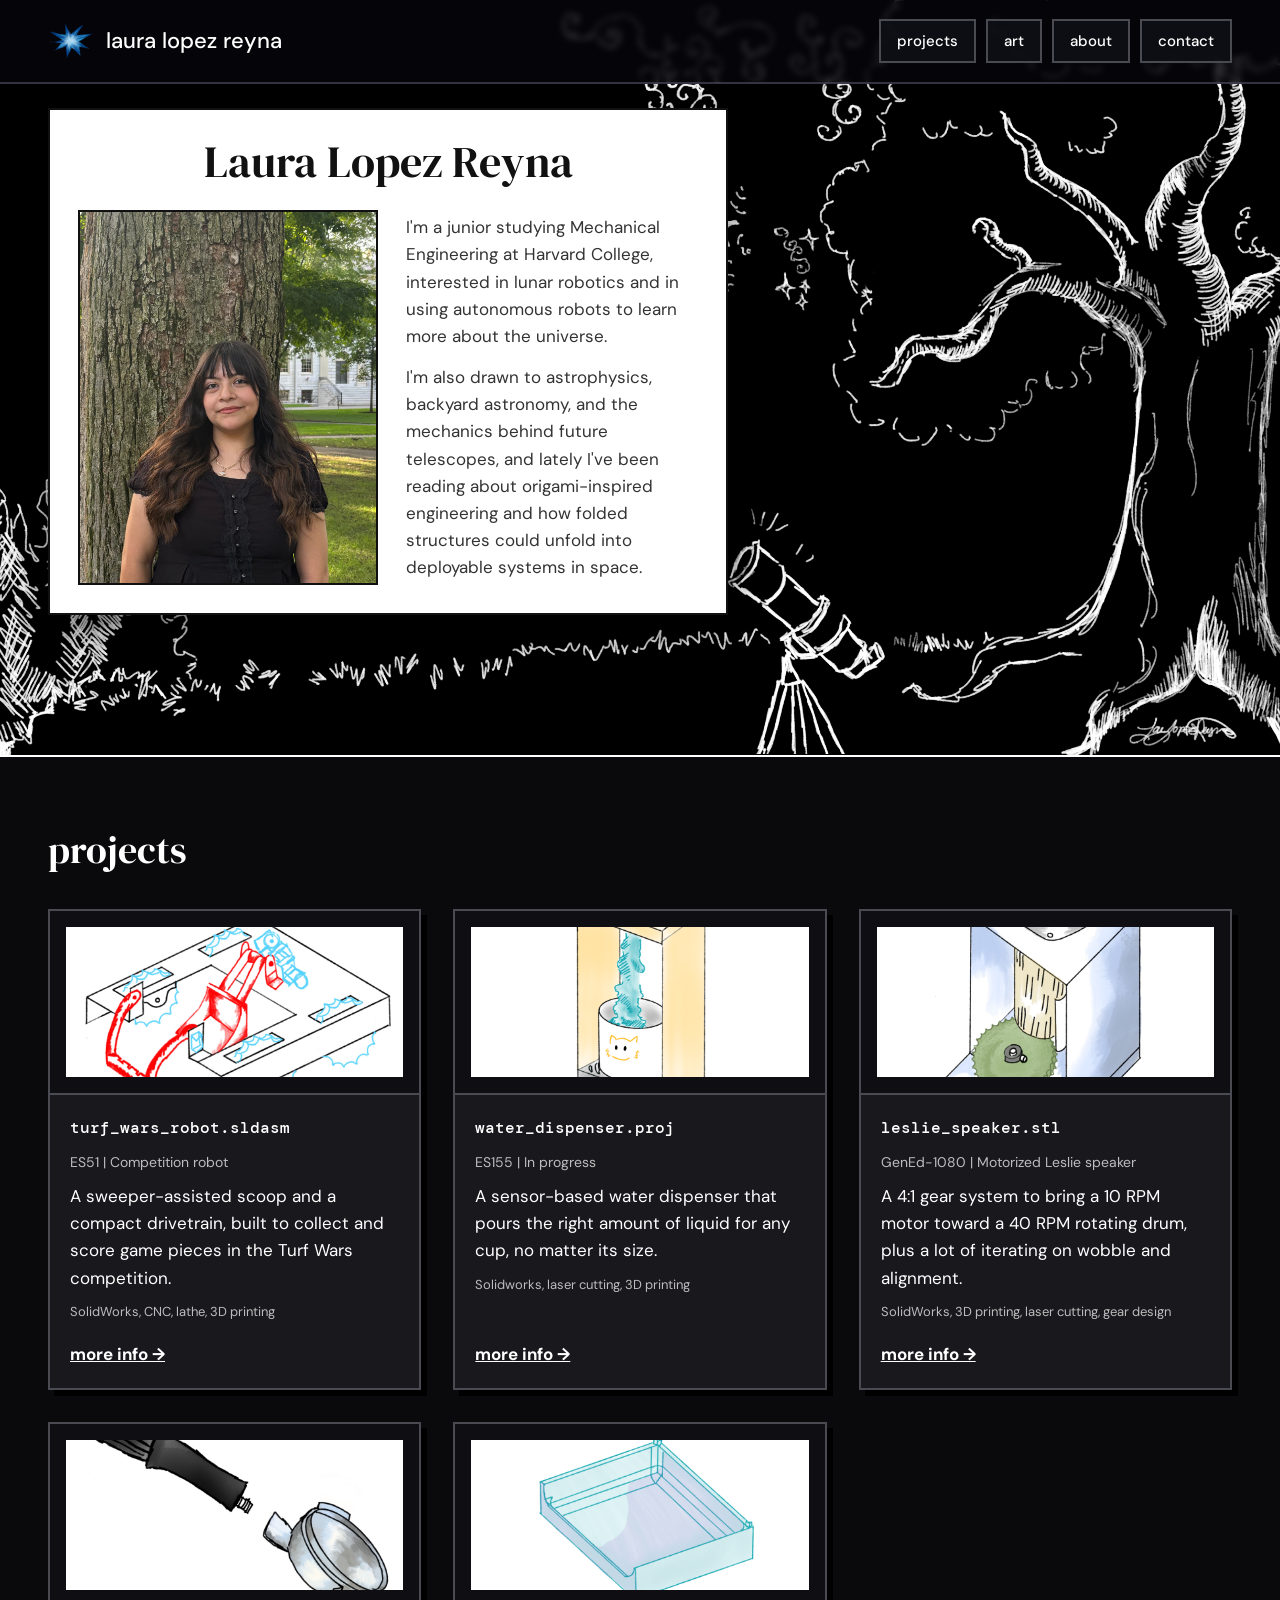
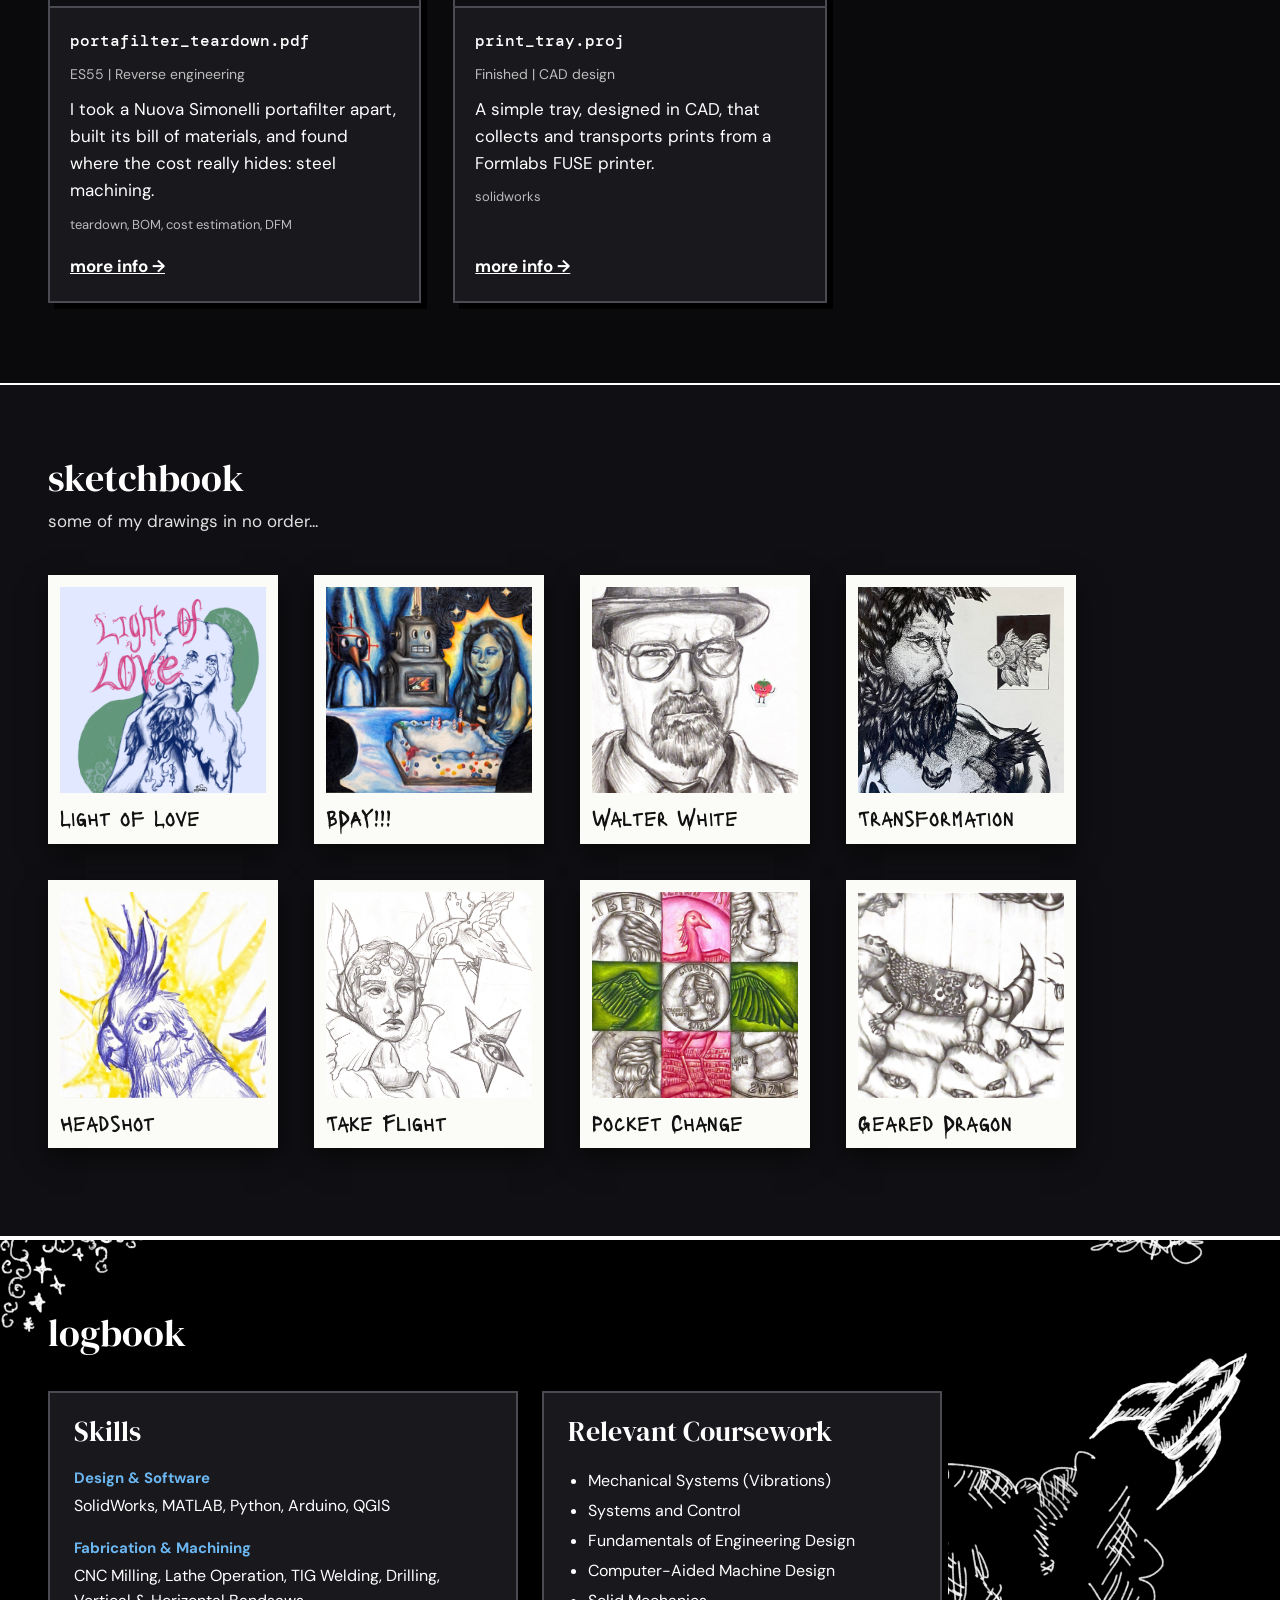
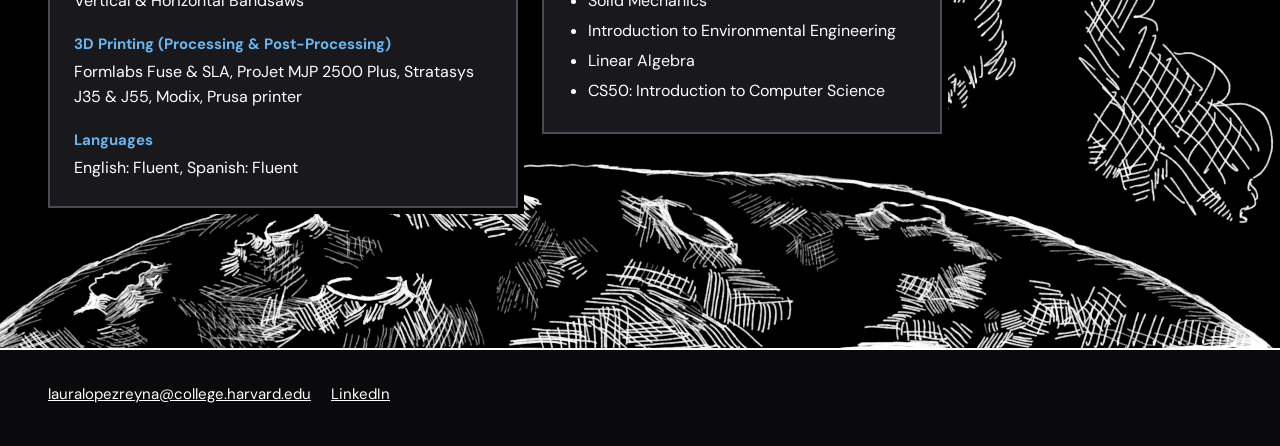
<file: index.html>
<!doctype html>
<html lang="en">
<head>
  <meta charset="utf-8">
  <meta name="viewport" content="width=device-width, initial-scale=1">
  <title>Laura Lopez Reyna</title>
  <meta name="description" content="Portfolio of Laura Lopez Reyna: mechanical engineering projects, drawings, skills, and coursework.">
  <link rel="icon" href="images/logo.png">
  <link rel="preconnect" href="https://fonts.googleapis.com">
  <link rel="preconnect" href="https://fonts.gstatic.com" crossorigin>
  <link href="https://fonts.googleapis.com/css2?family=Caveat:wght@700&family=DM+Mono:wght@400;500&family=DM+Sans:wght@400;500;700&family=DM+Serif+Display&family=Lacquer&display=swap" rel="stylesheet">
  <link rel="stylesheet" href="css/style.css">
</head>
<body>

  <!-- ===== top of the page: your drawing + welcome card ===== -->
  <section class="hero">
    <!-- Your home page drawing. Replace images/hero_background.png with a new file (16:9, e.g. 2560x1440). -->
    <img class="bg-img" src="images/telescope_background.png" alt="" aria-hidden="true">
    <header id="site-header"></header>
    <div class="hero-body">
      <div class="welcome">
        <h1>Laura Lopez Reyna</h1>
        <div class="welcome-row">
          <div class="headshot">
            <div class="frame-4x5">
              <!-- Your headshot: save it as images/headshot.jpg (4:5 portrait, e.g. 1200x1500). -->
              <img src="images/me.jpeg" alt="Headshot of Laura Lopez Reyna" data-ph="[YOUR HEADSHOT]" data-light>
            </div>
          </div>
          <div class="welcome-text">
            <p>I'm a junior studying Mechanical Engineering at Harvard College, interested in lunar robotics and in using autonomous robots to learn more about the universe.</p>
            <p>I'm also drawn to astrophysics, backyard astronomy, and the mechanics behind future telescopes, and lately I've been reading about origami-inspired engineering and how folded structures could unfold into deployable systems in space.</p>
          </div>
        </div>
      </div>
    </div>
  </section>

  <!-- ===== projects (cards are built from js/projects.js) ===== -->
  <section id="projects">
    <div class="section">
      <h2 class="section-title">projects</h2>
      <div class="project-grid" id="project-grid"></div>
    </div>
  </section>

  <!-- ===== sketchbook (polaroids are built from js/projects.js) ===== -->
  <section id="sketchbook" class="sketchbook">
    <!-- Background drawing. Replace images/sketchbook_background.png (16:9, e.g. 2560x1440). -->
    <img class="bg-img" src="images/sketchbook_background.png" alt="" aria-hidden="true">
    <div class="section">
      <h2 class="section-title tight">sketchbook</h2>
      <p class="sketch-sub">some of my drawings in no order...</p>
      <div class="polaroids" id="polaroids"></div>
    </div>
  </section>

  <!-- ===== logbook: skills and relevant coursework ===== -->
  <section id="about" class="logbook">
    <img class="bg-img" src="images/lunar_background.png" alt="" aria-hidden="true">
    <div class="section">
      <h2 class="section-title">logbook</h2>
      <div class="panel-row">

        <div class="panel skills">
          <h3>Skills</h3>
          <div class="group">
            <span class="group-label">Design &amp; Software</span>
            <span class="group-body">SolidWorks, MATLAB, Python, Arduino, QGIS</span>
          </div>
          <div class="group">
            <span class="group-label">Fabrication &amp; Machining</span>
            <span class="group-body">CNC Milling, Lathe Operation, TIG Welding, Drilling, Vertical &amp; Horizontal Bandsaws</span>
          </div>
          <div class="group">
            <span class="group-label">3D Printing (Processing &amp; Post-Processing)</span>
            <span class="group-body">Formlabs Fuse &amp; SLA, ProJet MJP 2500 Plus, Stratasys J35 &amp; J55, Modix, Prusa printer</span>
          </div>
          <div class="group">
            <span class="group-label">Languages</span>
            <span class="group-body">English: Fluent, Spanish: Fluent</span>
          </div>
        </div>

        <div class="panel coursework">
          <h3>Relevant Coursework</h3>
          <ul>
            <li>Mechanical Systems (Vibrations)</li>
            <li>Systems and Control</li>
            <li>Fundamentals of Engineering Design</li>
            <li>Computer-Aided Machine Design</li>
            <li>Solid Mechanics</li>
            <li>Introduction to Environmental Engineering</li>
            <li>Linear Algebra</li>
            <li>CS50: Introduction to Computer Science</li>
          </ul>
        </div>

      </div>
    </div>
  </section>

  <footer id="site-footer"></footer>

  <script src="js/projects.js"></script>
  <script src="js/site.js"></script>
</body>
</html>
</file>
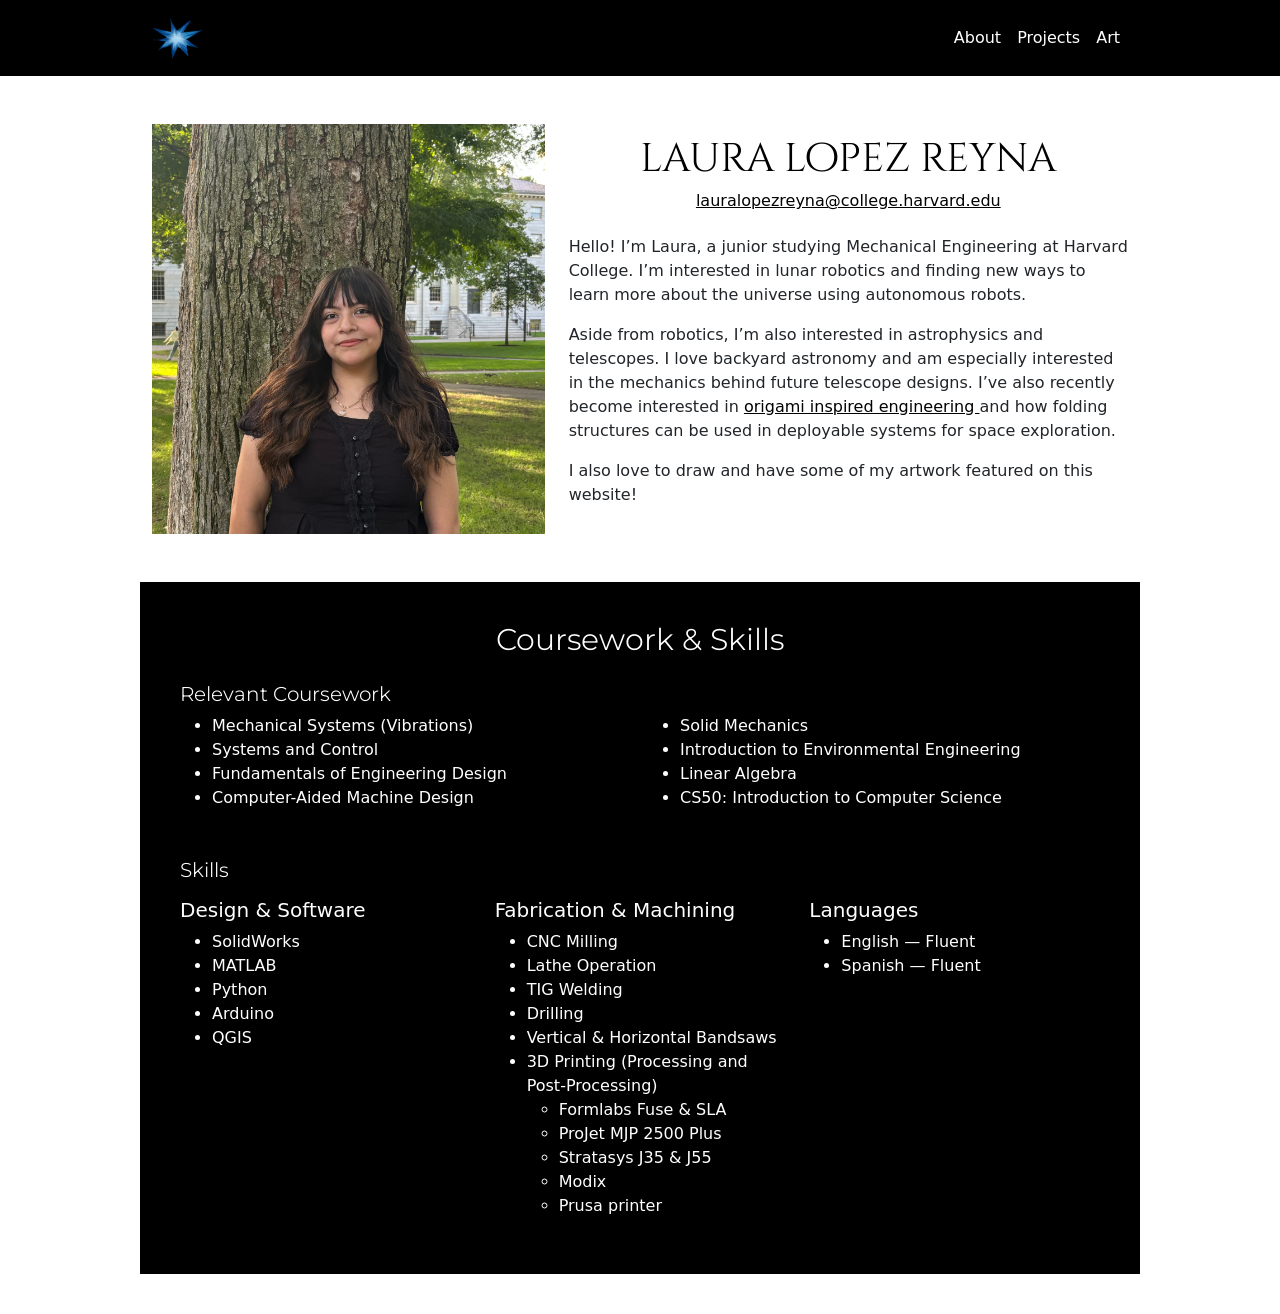
<file: docs/index.html>
<!DOCTYPE html>
<html lang="en">
<head>
    <meta charset="UTF-8">
    <meta name="viewport" content="width=device-width, initial-scale=1.0">

    <!--favicon-->
    <link rel="icon" type="image/jpeg" href="images/star.png">

    <!--bootstrap-->
    <link href="https://cdn.jsdelivr.net/npm/bootstrap@5.3.8/dist/css/bootstrap.min.css" rel="stylesheet" integrity="sha384-sRIl4kxILFvY47J16cr9ZwB07vP4J8+LH7qKQnuqkuIAvNWLzeN8tE5YBujZqJLB" crossorigin="anonymous">
    
    <!--font-->
    <link rel="preconnect" href="https://fonts.googleapis.com">
    <link rel="preconnect" href="https://fonts.gstatic.com" crossorigin>
    <link href="https://fonts.googleapis.com/css2?family=Cinzel+Decorative:wght@400;700;900&family=Markazi+Text:wght@400..700&family=Montserrat:ital,wght@0,100..900;1,100..900&display=swap" rel="stylesheet">
    
    <!--css page-->
    <link rel="stylesheet" href="style.css">
    <title>Portfolio</title>
</head>
<body>
  <!--navigation bar-->

<nav class="navbar navbar-expand-lg navbar-dark bg-black">
  <div class="container-fluid content-width">

    <a class="navbar-brand" href="index.html">
      <img src="images/star.png" alt="Home" class="nav-logo">
    </a>

    <button class="navbar-toggler" type="button" data-bs-toggle="collapse"
     data-bs-target="#navbarNav"> <span class="navbar-toggler-icon"></span>
    </button>

    <div class="collapse navbar-collapse" id="navbarNav">
      <div class="navbar-nav ms-auto">
        <a class="nav-link" href="index.html">About</a>
        <a class="nav-link" href="projects.html">Projects</a>
        <a class="nav-link" href="art.html">Art</a>
      </div>
    </div>
  </div>
</nav>

<!--main body of page-->
    <main class="container mt-5 content-width">

        <div class="row align-items-center">

            <!--image format-->
            <div class="col-md-5">
                <img src="images/me.jpeg" class="img-fluid" alt="Photo of Laura">
            </div>

            <!--text info-->
            <div class="col-md-7 text-center">
                <h1>laura lopez reyna</h1> 
                <h6 class="mb-4 text-secondary"> 
                  <a href="mailto:lauralopezreyna@college.harvard.edu" class="about-link">lauralopezreyna@college.harvard.edu</a>
                </h6>
                <p class="text-start">
                    Hello! I’m Laura, a junior studying Mechanical Engineering at Harvard College. 
                    I’m interested in lunar robotics and finding new ways to learn more about the 
                    universe using autonomous robots.

                </p>
                <p class="text-start">
                  Aside from robotics, I’m also interested in astrophysics and telescopes. 
                  I love backyard astronomy and am especially interested in the mechanics 
                  behind future telescope designs. I’ve also recently become interested in
                  <a href="https://www.nsf.gov/news/folding-future-rise-origami-inspired-robots" class="about-link" target="_blank" rel="noopener noreferrer">
                    origami inspired engineering
                  </a>
                   and how folding structures can be used in 
                  deployable systems for space exploration.
                </p>
                <p class="text-start">
                  I also love to draw and have some of my artwork featured on this website!
                </p>
            </div>
            
        </div>
    </main>
    <section class="info-section content-width mt-5">
    <h2 class="text-center mb-4">Coursework & Skills</h2>
    <!-- Coursework -->
     <div class="coursework mb-5">
      <h3>Relevant Coursework</h3>
      <ul>
        <li>Mechanical Systems (Vibrations)</li>
        <li>Systems and Control</li>
        <li>Fundamentals of Engineering Design</li>
        <li>Computer-Aided Machine Design</li>
        <li>Solid Mechanics</li>
        <li>Introduction to Environmental Engineering</li>
        <li>Linear Algebra</li>
        <li>CS50: Introduction to Computer Science</li>
      </ul>
    </div>

    <!-- Skills -->
    <h3 class="mb-3">Skills</h3>
    <div class="row">
       <!-- Design & Software -->
        <div class="col-md-4">
          <h5>Design & Software</h5>
          <ul>
            <li>SolidWorks</li>
            <li>MATLAB</li>
            <li>Python</li>
            <li>Arduino</li>
            <li>QGIS</li>
          </ul>
        </div>

        <!-- Fabrication -->
        <div class="col-md-4">
            <h5>Fabrication & Machining</h5>
            <ul>
                <li>CNC Milling</li>
                <li>Lathe Operation</li>
                <li>TIG Welding</li>
                <li>Drilling</li>
                <li>Vertical & Horizontal Bandsaws</li>
                <li>3D Printing (Processing and Post-Processing)</li>
                  <ul>
                    <li>Formlabs Fuse & SLA</li>
                    <li>ProJet MJP 2500 Plus</li>
                    <li>Stratasys J35 & J55</li>
                    <li>Modix</li>
                    <li>Prusa printer</li>
                  </ul>
            </ul>
        </div>
        <!-- Languages -->
        <div class="col-md-4">
          <h5>Languages</h5>
          <ul>
            <li>English — Fluent</li>
            <li>Spanish — Fluent</li>
          </ul>
        </div>
    </div>
</section>
</body>
</html>
</file>
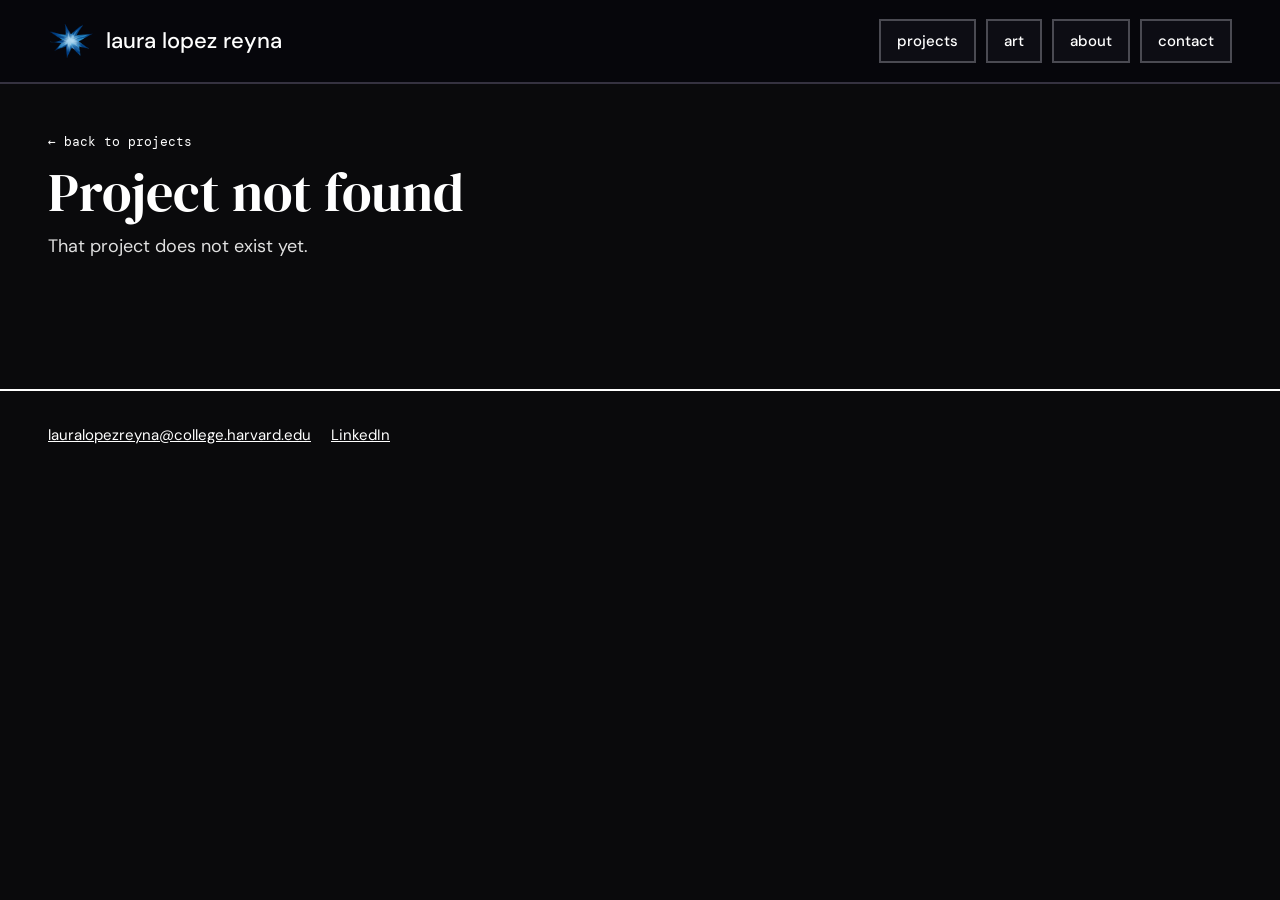
<file: project.html>
<!doctype html>
<html lang="en">
<head>
  <meta charset="utf-8">
  <meta name="viewport" content="width=device-width, initial-scale=1">
  <title>Project — Laura Lopez Reyna</title>
  <link rel="icon" href="images/logo.png">
  <link rel="preconnect" href="https://fonts.googleapis.com">
  <link rel="preconnect" href="https://fonts.gstatic.com" crossorigin>
  <link href="https://fonts.googleapis.com/css2?family=Caveat:wght@700&family=DM+Mono:wght@400;500&family=DM+Sans:wght@400;500;700&family=DM+Serif+Display&family=Lacquer&display=swap" rel="stylesheet">
  <link rel="stylesheet" href="css/style.css">
</head>
<body class="project-page">

  <!--
    This one page is used for EVERY project. The address picks the project, for example:
      project.html?id=turf-wars-robot
    All of the text and image names come from js/projects.js.
  -->
  <header id="site-header"></header>
  <div class="title-block" id="title-block"></div>
  <main class="project-main" id="project-root"></main>
  <footer id="site-footer"></footer>

  <script src="js/projects.js"></script>
  <script src="js/site.js"></script>
</body>
</html>
</file>
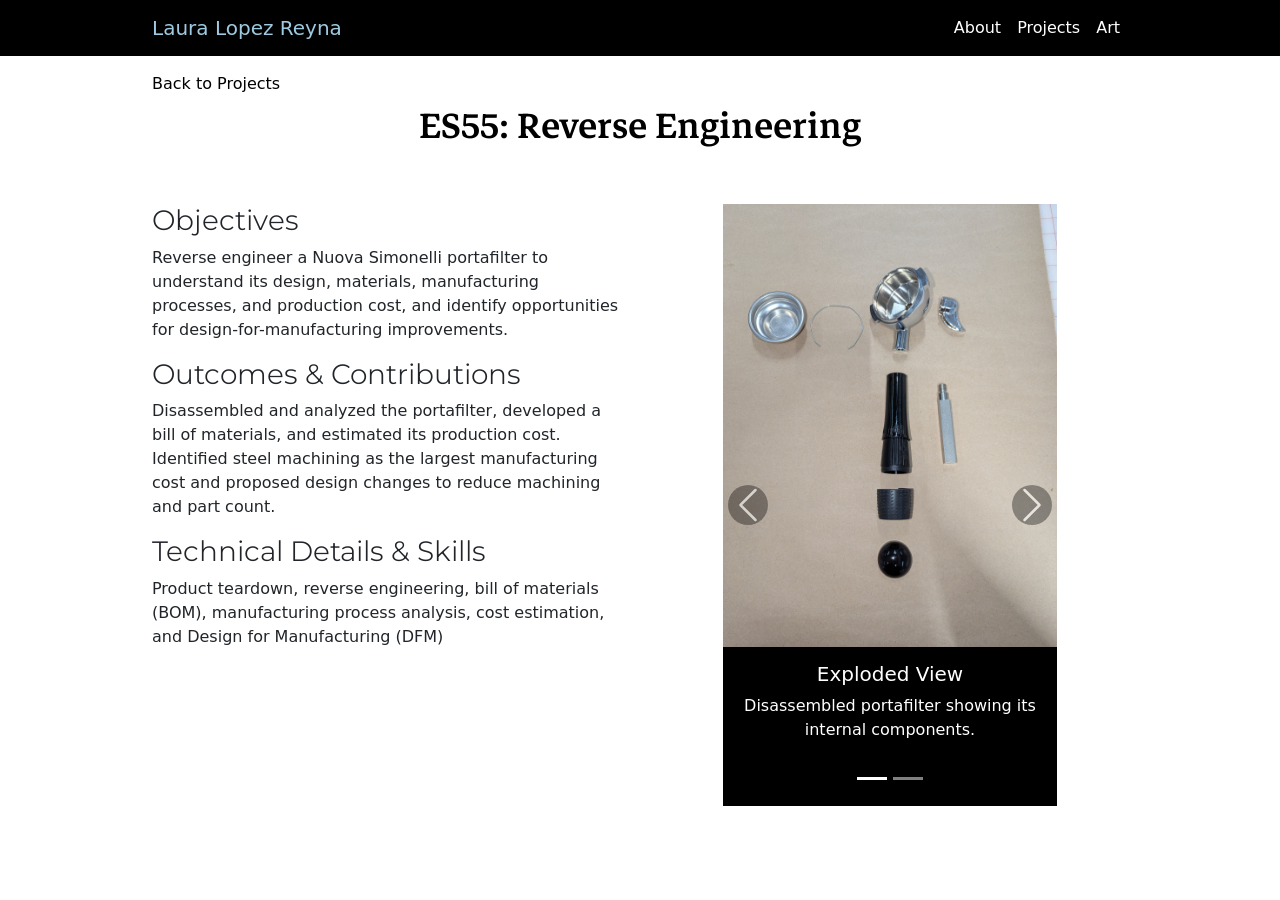
<file: docs/portafilter.html>
<!DOCTYPE html>
<html lang="en">
<head>
    <meta charset="UTF-8">
    <meta name="viewport" content="width=device-width, initial-scale=1.0">

    <!--favicon-->
    <link rel="icon" type="image/jpeg" href="images/star.png">

    <!--bootstrap-->
    <link href="https://cdn.jsdelivr.net/npm/bootstrap@5.3.8/dist/css/bootstrap.min.css" rel="stylesheet" integrity="sha384-sRIl4kxILFvY47J16cr9ZwB07vP4J8+LH7qKQnuqkuIAvNWLzeN8tE5YBujZqJLB" crossorigin="anonymous">
    
    <!--font-->
    <link rel="preconnect" href="https://fonts.googleapis.com">
    <link rel="preconnect" href="https://fonts.gstatic.com" crossorigin>
    <link href="https://fonts.googleapis.com/css2?family=Cinzel+Decorative:wght@400;700;900&family=Markazi+Text:wght@400..700&family=Montserrat:ital,wght@0,100..900;1,100..900&display=swap" rel="stylesheet">
    
    <!--css page-->
    <link rel="stylesheet" href="style.css">
    <title>Reverse Engineering</title>
</head>

<body>
  <!--navigation bar-->

<nav class="navbar navbar-expand-lg navbar-dark bg-black">
  <div class="container-fluid content-width">

    <a class="navbar-brand logo-text" href="index.html"> Laura Lopez Reyna </a>

    <button class="navbar-toggler" type="button" data-bs-toggle="collapse"
     data-bs-target="#navbarNav"> <span class="navbar-toggler-icon"></span>
    </button>

    <div class="collapse navbar-collapse" id="navbarNav">
      <div class="navbar-nav ms-auto">
        <a class="nav-link" href="index.html">About</a>
        <a class="nav-link" href="projects.html">Projects</a>
        <a class="nav-link" href="art.html">Art</a>
      </div>
    </div>
  </div>
</nav>

<!--main body of page-->
    <main class="container mt-3 content-width">

      <!--back to main page-->
      <a href="projects.html" class="black-link">Back to Projects</a>

      <!--title-->
        <h1 class="projects-title text-center mb-5">ES55: Reverse Engineering</h1>
        
        <div class="row align-items-start">
          <div class="project-info col-md-6">
            <h3>Objectives</h3>
            <p>Reverse engineer a Nuova Simonelli portafilter to understand its
               design, materials, manufacturing processes, and production cost, and identify
               opportunities for design-for-manufacturing improvements.</p>

            <h3>Outcomes & Contributions</h3>
            <p>Disassembled and analyzed the portafilter, developed a bill of materials,
               and estimated its production cost. Identified steel machining as the
                largest manufacturing cost and proposed design changes to reduce machining
                 and part count.</p>

            <h3>Technical Details & Skills</h3>
            <p>
              Product teardown, reverse engineering, bill of materials (BOM),
               manufacturing process analysis, cost estimation, and Design for
                Manufacturing (DFM)
            </p>

            <!--could use list here ul, li-->
          </div>
          
          <!--the little carousel of images-->
          <div class="col-md-6"> 
            <div id="carouselExampleCaptions" class="carousel slide project-carousel">
            <div class="carousel-indicators">
              <button type="button" data-bs-target="#carouselExampleCaptions" data-bs-slide-to="0" class="active" aria-current="true" aria-label="Slide 1"></button>
              <button type="button" data-bs-target="#carouselExampleCaptions" data-bs-slide-to="1" aria-label="Slide 2"></button>
             </div>
             <div class="carousel-inner">
              <div class="carousel-item active">
                <img src="images/explodedview.jpg" class="d-block w-100" alt="...">
                <div class="carousel-caption d-none d-md-block">
                  <h5>Exploded View</h5>
                  <p>Disassembled portafilter showing its internal components.</p>
                </div>
              </div>
              <div class="carousel-item">
                <img src="images/topview.jpg" class="d-block w-100" alt="...">
                <div class="carousel-caption d-none d-md-block">
                  <h5>Portafilter Assembly</h5>
                  <p>Top view of the assembled portafilter.</p>
                </div>
              </div>
            </div>
            <button class="carousel-control-prev" type="button" data-bs-target="#carouselExampleCaptions" data-bs-slide="prev">
              <span class="carousel-control-prev-icon" aria-hidden="true"></span>
              <span class="visually-hidden">Previous</span>
            </button>
            <button class="carousel-control-next" type="button" data-bs-target="#carouselExampleCaptions" data-bs-slide="next">
              <span class="carousel-control-next-icon" aria-hidden="true"></span>
              <span class="visually-hidden">Next</span>
            </button>
          </div>
        </div>          
      </main>
      <script src="https://cdn.jsdelivr.net/npm/bootstrap@5.3.8/dist/js/bootstrap.bundle.min.js" integrity="sha384-FKyoEForCGlyvwx9Hj09JcYn3nv7wiPVlz7YYwJrWVcXK/BmnVDxM+D2scQbITxI" crossorigin="anonymous">   
        </script>
</body>
</html>
</file>
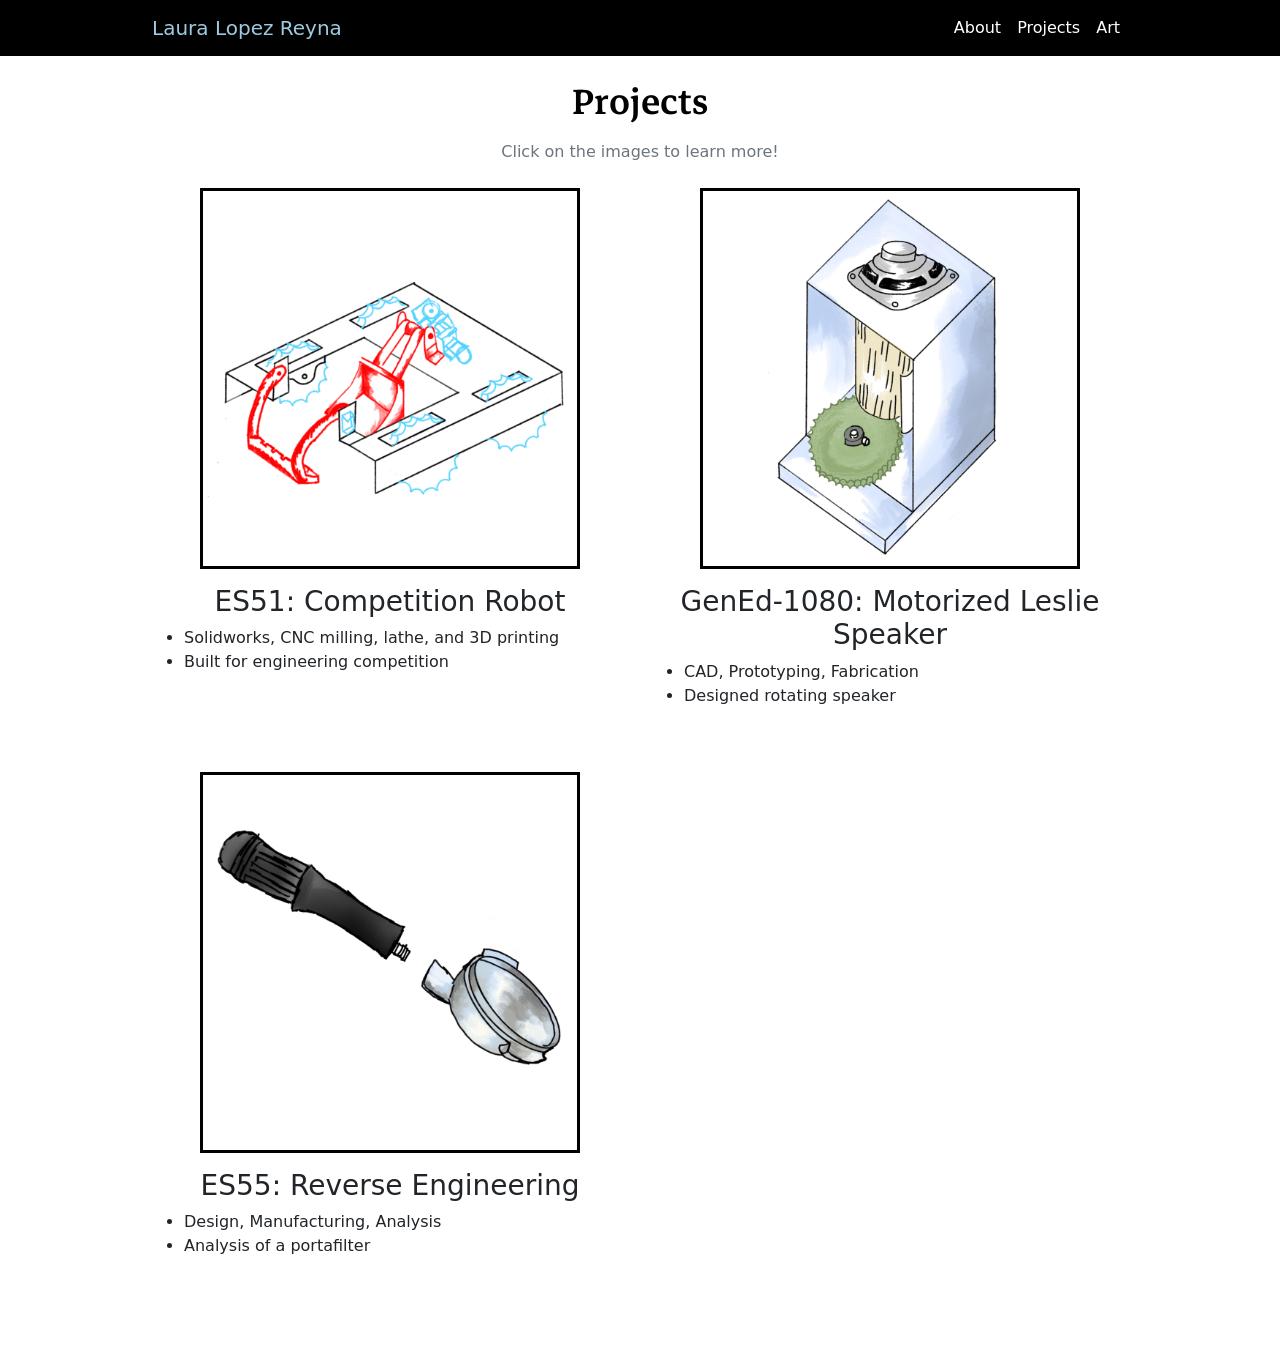
<file: docs/projects.html>
<!DOCTYPE html>
<html lang="en">
<head>
    <meta charset="UTF-8">
    <meta name="viewport" content="width=device-width, initial-scale=1.0">

    <!--favicon-->
    <link rel="icon" type="image/jpeg" href="images/star.png">

    <!--bootstrap-->
    <link href="https://cdn.jsdelivr.net/npm/bootstrap@5.3.8/dist/css/bootstrap.min.css" rel="stylesheet" integrity="sha384-sRIl4kxILFvY47J16cr9ZwB07vP4J8+LH7qKQnuqkuIAvNWLzeN8tE5YBujZqJLB" crossorigin="anonymous">
    
    <!--font-->
    <link rel="preconnect" href="https://fonts.googleapis.com">
    <link rel="preconnect" href="https://fonts.gstatic.com" crossorigin>
    <link href="https://fonts.googleapis.com/css2?family=Cinzel+Decorative:wght@400;700;900&family=Markazi+Text:wght@400..700&family=Montserrat:ital,wght@0,100..900;1,100..900&display=swap" rel="stylesheet">
    
    <!--css page-->
    <link rel="stylesheet" href="style.css">
    <title>Projects</title>
</head>

<body>
  <!--navigation bar-->

<nav class="navbar navbar-expand-lg navbar-dark bg-black">
  <div class="container-fluid content-width">

    <a class="navbar-brand logo-text" href="index.html"> Laura Lopez Reyna </a>

    <button class="navbar-toggler" type="button" data-bs-toggle="collapse"
     data-bs-target="#navbarNav"> <span class="navbar-toggler-icon"></span>
    </button>

    <div class="collapse navbar-collapse" id="navbarNav">
      <div class="navbar-nav ms-auto">
        <a class="nav-link" href="index.html">About</a>
        <a class="nav-link" href="projects.html">Projects</a>
        <a class="nav-link" href="art.html">Art</a>
      </div>
    </div>
  </div>
</nav>

<!--main body of page-->
    <main class="container mt-3 content-width">
        <h1 class="projects-title text-center">Projects</h1>
        <p class="text-center mb-4 text-secondary">
            Click on the images to learn more!
        </p>

        <div class="row">
            <!--1-->
            <div class="col-md-6 mb-5 text-center">
                <a href="robot.html">
                    <img src="images/robot.jpg" class="img-fluid project-image" alt="Competition Robot">
                </a>
                <h3 class="mt-3">ES51: Competition Robot</h3>

                <ul class="text-start">
                    <li>Solidworks, CNC milling, lathe, and 3D printing</li>
                    <li>Built for engineering competition</li>
                </ul>
            </div>
            <!--2-->
            <div class="col-md-6 mb-5 text-center">
                <a href="speaker.html">
                    <img src="images/speaker.jpg" class="img-fluid project-image" alt="Motorized Leslie Speaker">
                </a>
                <h3 class="mt-3">GenEd-1080: Motorized Leslie Speaker</h3>

                <ul class="text-start">
                    <li>CAD, Prototyping, Fabrication</li>
                    <li>Designed rotating speaker</li>
                </ul>
            </div>

            <div class="col-md-6 mb-5 text-center">
                <a href="portafilter.html">
                    <img src="images/portafilter.jpg" class="img-fluid project-image" alt="Simonelli Portafilter">
                </a>
                <h3 class="mt-3">ES55: Reverse Engineering</h3>
                <ul class="text-start">
                    <li>Design, Manufacturing, Analysis</li>
                    <li>Analysis of a portafilter</li>
                </ul>
            </div>

        </div>
        

            
    </main>
</body>
</html>
</file>
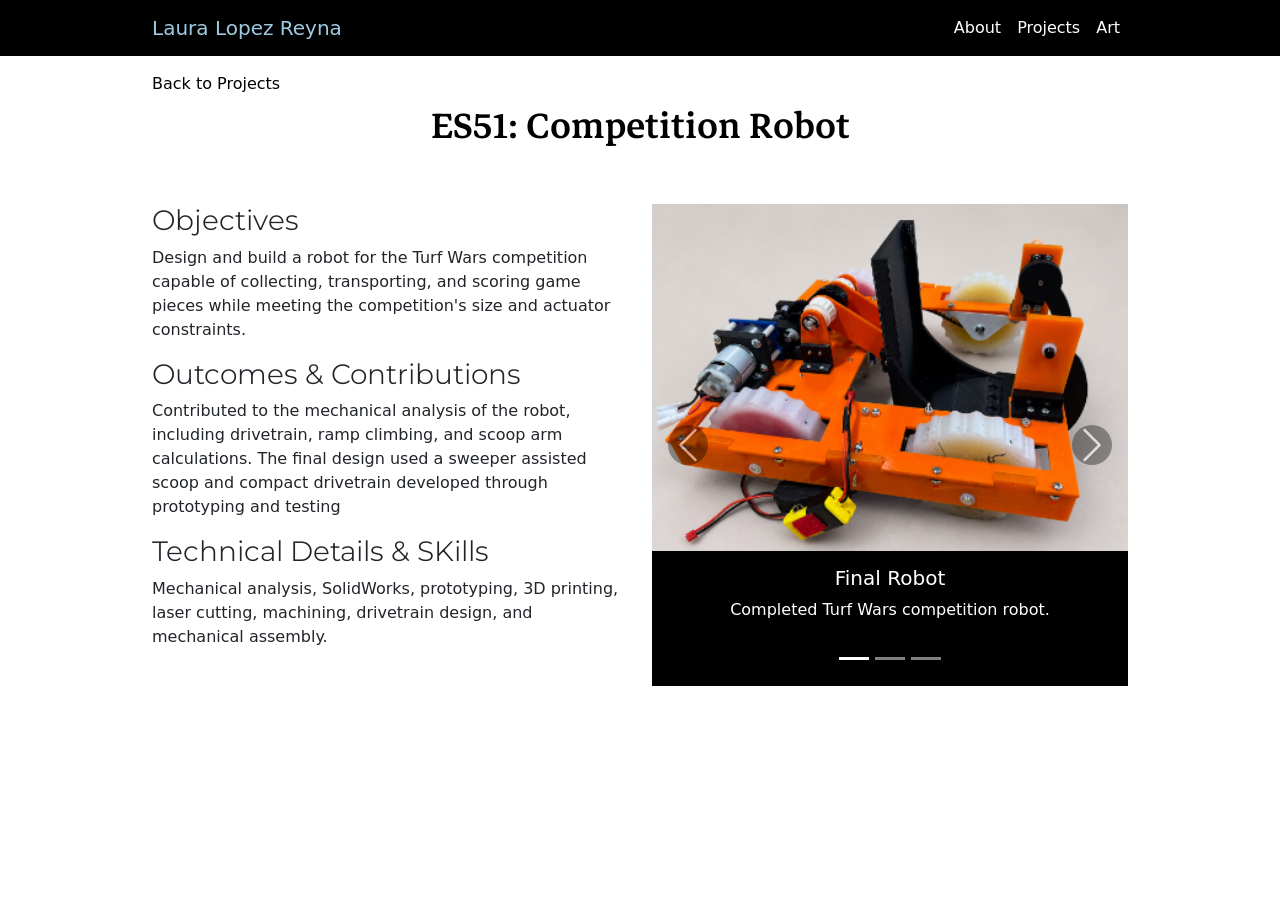
<file: docs/robot.html>
<!DOCTYPE html>
<html lang="en">
<head>
    <meta charset="UTF-8">
    <meta name="viewport" content="width=device-width, initial-scale=1.0">

    <!--favicon-->
    <link rel="icon" type="image/jpeg" href="images/star.png">

    <!--bootstrap-->
    <link href="https://cdn.jsdelivr.net/npm/bootstrap@5.3.8/dist/css/bootstrap.min.css" rel="stylesheet" integrity="sha384-sRIl4kxILFvY47J16cr9ZwB07vP4J8+LH7qKQnuqkuIAvNWLzeN8tE5YBujZqJLB" crossorigin="anonymous">
    
    <!--font-->
    <link rel="preconnect" href="https://fonts.googleapis.com">
    <link rel="preconnect" href="https://fonts.gstatic.com" crossorigin>
    <link href="https://fonts.googleapis.com/css2?family=Cinzel+Decorative:wght@400;700;900&family=Markazi+Text:wght@400..700&family=Montserrat:ital,wght@0,100..900;1,100..900&display=swap" rel="stylesheet">
    
    <!--css page-->
    <link rel="stylesheet" href="style.css">
    <title>Competition Robot</title>
</head>

<body>
  <!--navigation bar-->

<nav class="navbar navbar-expand-lg navbar-dark bg-black">
  <div class="container-fluid content-width">

    <a class="navbar-brand logo-text" href="index.html"> Laura Lopez Reyna </a>

    <button class="navbar-toggler" type="button" data-bs-toggle="collapse"
     data-bs-target="#navbarNav"> <span class="navbar-toggler-icon"></span>
    </button>

    <div class="collapse navbar-collapse" id="navbarNav">
      <div class="navbar-nav ms-auto">
        <a class="nav-link" href="index.html">About</a>
        <a class="nav-link" href="projects.html">Projects</a>
        <a class="nav-link" href="art.html">Art</a>
      </div>
    </div>
  </div>
</nav>

<!--main body of page-->
    <main class="container mt-3 content-width">

      <!--back to main page-->
      <a href="projects.html" class="black-link">Back to Projects</a>

      <!--title-->
        <h1 class="projects-title text-center mb-5">ES51: Competition Robot</h1>
        
        <div class="row align-items-start">
          <div class="project-info col-md-6">
            <h3>Objectives</h3>
            <p> Design and build a robot for the Turf Wars competition capable of collecting,
               transporting, and scoring game pieces while meeting the competition's size and
                actuator constraints.</p>

            <h3>Outcomes & Contributions</h3>
            <p> Contributed to the mechanical analysis of the robot, including drivetrain,
               ramp climbing, and scoop arm calculations. The final design used a sweeper assisted
                scoop and compact drivetrain developed through prototyping and testing</p>

            <h3>Technical Details & SKills</h3>
            <!--could use list here ul, li-->
            <p> Mechanical analysis, SolidWorks, prototyping, 3D printing, laser cutting, machining,
               drivetrain design, and mechanical assembly.</p>

          </div>
          
          <!--the little carousel of images-->
          <div class="col-md-6">
            <div id="carouselExampleCaptions" class="carousel slide">
            <div class="carousel-indicators">
              <button type="button" data-bs-target="#carouselExampleCaptions" data-bs-slide-to="0" class="active" aria-current="true" aria-label="Slide 1"></button>
              <button type="button" data-bs-target="#carouselExampleCaptions" data-bs-slide-to="1" aria-label="Slide 2"></button>
              <button type="button" data-bs-target="#carouselExampleCaptions" data-bs-slide-to="2" aria-label="Slide 3"></button>
             </div>
             <div class="carousel-inner">
              <div class="carousel-item active">
                <img src="images/robot.png" class="d-block w-100" alt="...">
                <div class="carousel-caption d-none d-md-block">
                  <h5>Final Robot</h5>
                  <p>Completed Turf Wars competition robot.</p>
                </div>
              </div>
              <div class="carousel-item">
                <img src="images/robotcad.png" class="d-block w-100" alt="...">
                <div class="carousel-caption d-none d-md-block">
                  <h5>CAD Model</h5>
                  <p>SolidWorks model of the robot and its mechanical components.</p>
                </div>
              </div>
              <div class="carousel-item">
                <video class="d-block w-100" autoplay muted loop playsinline>
                  <source src="videos/videorobot.mp4" type="video/mp4">
                </video>
                <div class="carousel-caption d-none d-md-block">
                  <h5>Testing & Iteration</h5>
                  <p>Prototype testing during the robot’s development.</p>
                </div>
              </div>
            </div>
            <button class="carousel-control-prev" type="button" data-bs-target="#carouselExampleCaptions" data-bs-slide="prev">
              <span class="carousel-control-prev-icon" aria-hidden="true"></span>
              <span class="visually-hidden">Previous</span>
            </button>
            <button class="carousel-control-next" type="button" data-bs-target="#carouselExampleCaptions" data-bs-slide="next">
              <span class="carousel-control-next-icon" aria-hidden="true"></span>
              <span class="visually-hidden">Next</span>
            </button>
          </div>
        </div>          
      </main>
      <script src="https://cdn.jsdelivr.net/npm/bootstrap@5.3.8/dist/js/bootstrap.bundle.min.js" integrity="sha384-FKyoEForCGlyvwx9Hj09JcYn3nv7wiPVlz7YYwJrWVcXK/BmnVDxM+D2scQbITxI" crossorigin="anonymous">   
        </script>
</body>
</html>
</file>
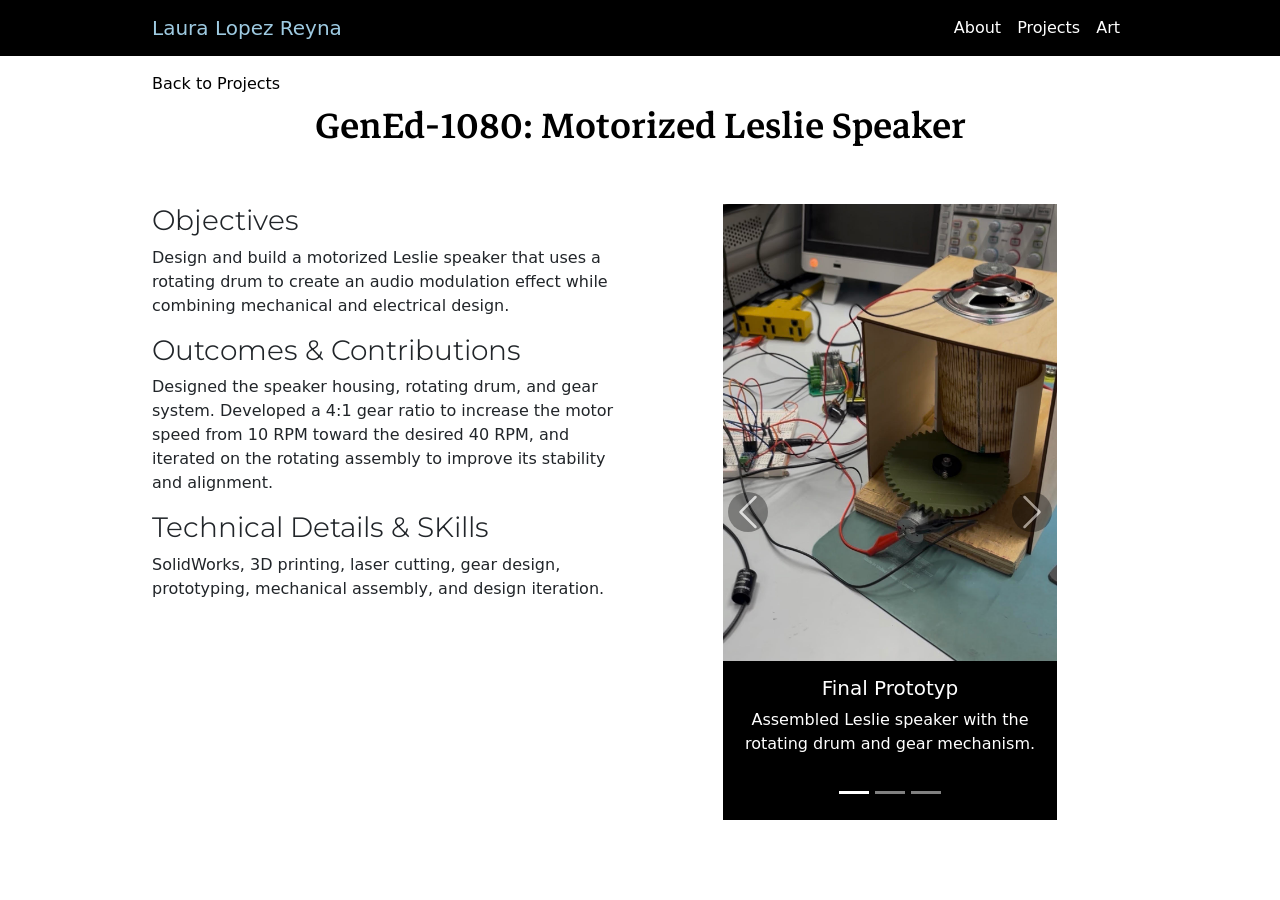
<file: docs/speaker.html>
<!DOCTYPE html>
<html lang="en">
<head>
    <meta charset="UTF-8">
    <meta name="viewport" content="width=device-width, initial-scale=1.0">

    <!--favicon-->
    <link rel="icon" type="image/jpeg" href="images/star.png">

    <!--bootstrap-->
    <link href="https://cdn.jsdelivr.net/npm/bootstrap@5.3.8/dist/css/bootstrap.min.css" rel="stylesheet" integrity="sha384-sRIl4kxILFvY47J16cr9ZwB07vP4J8+LH7qKQnuqkuIAvNWLzeN8tE5YBujZqJLB" crossorigin="anonymous">
    
    <!--font-->
    <link rel="preconnect" href="https://fonts.googleapis.com">
    <link rel="preconnect" href="https://fonts.gstatic.com" crossorigin>
    <link href="https://fonts.googleapis.com/css2?family=Cinzel+Decorative:wght@400;700;900&family=Markazi+Text:wght@400..700&family=Montserrat:ital,wght@0,100..900;1,100..900&display=swap" rel="stylesheet">
    
    <!--css page-->
    <link rel="stylesheet" href="style.css">
    <title>Speaker</title>
</head>

<body>
  <!--navigation bar-->

<nav class="navbar navbar-expand-lg navbar-dark bg-black">
  <div class="container-fluid content-width">

    <a class="navbar-brand logo-text" href="index.html"> Laura Lopez Reyna </a>

    <button class="navbar-toggler" type="button" data-bs-toggle="collapse"
     data-bs-target="#navbarNav"> <span class="navbar-toggler-icon"></span>
    </button>

    <div class="collapse navbar-collapse" id="navbarNav">
      <div class="navbar-nav ms-auto">
        <a class="nav-link" href="index.html">About</a>
        <a class="nav-link" href="projects.html">Projects</a>
        <a class="nav-link" href="art.html">Art</a>
      </div>
    </div>
  </div>
</nav>

<!--main body of page-->
    <main class="container mt-3 content-width">

      <!--back to main page-->
      <a href="projects.html" class="black-link">Back to Projects</a>

      <!--title-->
        <h1 class="projects-title text-center mb-5">GenEd-1080: Motorized Leslie Speaker</h1>
        
        <div class="row align-items-start">
          <div class="project-info col-md-6">
            <h3>Objectives</h3>
            <p>Design and build a motorized Leslie speaker that uses a rotating drum to create
               an audio modulation effect while combining mechanical and electrical design.</p>

            <h3>Outcomes & Contributions</h3>
            <p>Designed the speaker housing, rotating drum, and gear system. Developed a 4:1 gear
               ratio to increase the motor speed from 10 RPM toward the desired 40 RPM, and iterated
                on the rotating assembly to improve its stability and alignment.</p>

            <h3>Technical Details & SKills</h3>
            <!--could use list here ul, li-->
            <p>SolidWorks, 3D printing, laser cutting, gear design, prototyping, mechanical assembly,
               and design iteration.</p>
          </div>
          
          <!--the little carousel of images-->
          <div class="col-md-6">
            <div id="carouselExampleCaptions" class="carousel slide project-carousel">
            <div class="carousel-indicators">
              <button type="button" data-bs-target="#carouselExampleCaptions" data-bs-slide-to="0" class="active" aria-current="true" aria-label="Slide 1"></button>
              <button type="button" data-bs-target="#carouselExampleCaptions" data-bs-slide-to="1" aria-label="Slide 2"></button>
              <button type="button" data-bs-target="#carouselExampleCaptions" data-bs-slide-to="2" aria-label="Slide 3"></button>
             </div>
             <div class="carousel-inner">
              <div class="carousel-item active">
                <img src="images/speaker1.jpg" class="d-block w-100" alt="...">
                <div class="carousel-caption d-none d-md-block">
                  <h5>Final Prototyp</h5>
                  <p>Assembled Leslie speaker with the rotating drum and gear mechanism.</p>
                </div>
              </div>
              <div class="carousel-item">
                <video class="d-block w-100" autoplay muted loop playsinline>
                  <source src="videos/speaker.mp4" type="video/mp4">
                </video>
                <div class="carousel-caption d-none d-md-block">
                  <h5>Rotating Mechanism</h5>
                  <p>Testing the 4:1 gear system used to increase the drum speed.</p>
                </div>
              </div>
            </div>
            <button class="carousel-control-prev" type="button" data-bs-target="#carouselExampleCaptions" data-bs-slide="prev">
              <span class="carousel-control-prev-icon" aria-hidden="true"></span>
              <span class="visually-hidden">Previous</span>
            </button>
            <button class="carousel-control-next" type="button" data-bs-target="#carouselExampleCaptions" data-bs-slide="next">
              <span class="carousel-control-next-icon" aria-hidden="true"></span>
              <span class="visually-hidden">Next</span>
            </button>
          </div>
        </div>          
      </main>
      <script src="https://cdn.jsdelivr.net/npm/bootstrap@5.3.8/dist/js/bootstrap.bundle.min.js" integrity="sha384-FKyoEForCGlyvwx9Hj09JcYn3nv7wiPVlz7YYwJrWVcXK/BmnVDxM+D2scQbITxI" crossorigin="anonymous">   
        </script>
</body>
</html>
</file>
<file: css/style.css>
/* =====================================================================
   Laura Lopez Reyna portfolio: styles
   Colors live in :root so you can change them in one place.
   ===================================================================== */
:root {
  --ground: #0a0a0c;
  --panel: #18181d;
  --panel2: #101014;
  --line: #4a4a52;
  --bar: #3a3a42;
  --thumb: #0f0f13;
  --text: #ffffff;
  --muted: #bdbdbd;
  --muted2: #e0e0e0;
  --blue: #6cb6f0;          /* labels, picked from the logo */
  --serif: 'DM Serif Display', Georgia, serif;
  --sans: 'DM Sans', system-ui, sans-serif;
  --mono: 'DM Mono', ui-monospace, monospace;
}

* { box-sizing: border-box; }
html { scroll-behavior: smooth; }
body {
  margin: 0;
  background: var(--ground);
  color: var(--text);
  font-family: var(--sans);
  font-size: 17px;
  line-height: 1.6;
}
a { color: #ffffff; }
a:focus-visible, button:focus-visible { outline: 3px solid #ffffff; outline-offset: 3px; }
img { max-width: 100%; }
[hidden] { display: none !important; }

/* ---------- header (logo, name, nav) ---------- */
.site-header {
  position: relative;
  z-index: 2;
  display: flex;
  flex-wrap: wrap;
  justify-content: space-between;
  align-items: center;
  gap: 16px;
  padding: 18px 48px;
  background: rgba(7, 7, 12, 0.82);
  border-bottom: 2px solid rgba(74, 70, 88, 0.7);
  -webkit-backdrop-filter: blur(3px);
  backdrop-filter: blur(3px);
}
.brand {
  display: flex; align-items: center; gap: 12px;
  color: #ffffff; text-decoration: none;
  font-family: var(--sans); font-weight: 500; font-size: 22px; line-height: 1;
}
.brand img { display: block; width: 46px; height: 46px; }
.nav { display: flex; flex-wrap: wrap; gap: 10px; }
.nav a, .nav button {
  display: flex; align-items: center;
  min-height: 44px; padding: 0 16px; margin: 0;
  background: rgba(14, 14, 22, 0.88);
  border: 2px solid var(--line);
  color: #ffffff; text-decoration: none; cursor: pointer;
  font-family: var(--sans); font-weight: 500; font-size: 15px;
}
.nav a:hover, .nav button:hover { background: #1f1f2e; }

/* ---------- home page: drawing + welcome card ---------- */
.hero {
  position: relative;
  min-height: 700px;
  overflow: hidden;
  display: flex; flex-direction: column;
  background: #030307;
  border-bottom: 2px solid #ffffff;
}
.bg-img {
  position: absolute; top: 0; left: 0;
  width: 100%; height: 100%;
  object-fit: cover; object-position: center bottom;
}
.hero-body {
  position: relative; flex: 1;
  display: flex; align-items: center;
  padding: 24px 48px 140px;
}
.welcome {
  width: 100%; max-width: 680px;
  display: flex; flex-direction: column; gap: 24px;
  padding: 28px;
  background: #ffffff; color: #111111;
  border: 2px solid #111111;
  box-shadow: 0 14px 40px rgba(0, 0, 0, 0.55);
}
.welcome h1 {
  margin: 0; text-align: center; white-space: nowrap;
  font-family: var(--serif); font-weight: 400;
  font-size: clamp(26px, 7.4vw, 44px); line-height: 1.1; color: #111111;
}
.welcome-row { display: flex; flex-wrap: wrap; gap: 28px; align-items: center; }
.headshot { flex: 0 0 300px; width: 300px; max-width: 100%; }
.frame-4x5 {
  width: 100%; aspect-ratio: 4 / 5; overflow: hidden;
  border: 2px solid #111111; background: #efefef;
}
.frame-4x5 img { display: block; width: 100%; height: 100%; object-fit: cover; }
.welcome-text { flex: 1 1 260px; min-width: 0; display: flex; flex-direction: column; gap: 14px; }
.welcome-text p { margin: 0; color: #333333; }

/* ---------- placeholder box (shown until an image file exists) ---------- */
.ph {
  display: flex; flex-direction: column; align-items: center; justify-content: center;
  gap: 8px; width: 100%; height: 100%; padding: 12px; text-align: center;
  background: var(--thumb); color: var(--muted);
  font-family: var(--mono); font-size: 13px; line-height: 1.5;
}
.ph small { color: #8c8c96; word-break: break-all; }
.ph.light { background: #efefef; color: #444444; }
.ph.light small { color: #666666; }

/* ---------- sections ---------- */
.section { max-width: 1280px; margin: 0 auto; padding: 72px 48px 80px; }
.section-title {
  margin: 0 0 36px;
  font-family: var(--serif); font-weight: 400; font-size: 38px; line-height: 1.15; color: #ffffff;
}

/* ---------- project cards ---------- */
.project-grid {
  display: grid;
  grid-template-columns: repeat(auto-fill, minmax(300px, 1fr));
  gap: 32px;
}
.card {
  min-width: 0; display: flex; flex-direction: column;
  background: var(--panel); border: 2px solid var(--line); box-shadow: 6px 6px 0 #000000;
}
.card-thumb { background: var(--thumb); border-bottom: 2px solid var(--line); padding: 16px; }
.card-thumb img, .card-thumb .ph { display: block; width: 100%; height: 150px; object-fit: cover; }
.card-body { display: flex; flex-direction: column; gap: 10px; flex: 1; padding: 20px; }
.card-title { margin: 0; font-family: var(--mono); font-weight: 500; font-size: 16px; word-break: break-word; }
.card-sub { font-size: 14px; color: var(--muted); }
.card-text { margin: 0; }
.card-tools { font-size: 13px; color: var(--muted); }
.card-link { margin-top: auto; padding-top: 8px; font-weight: 700; color: #ffffff; }

/* ---------- sketchbook ---------- */
.sketchbook { position: relative; overflow: hidden; background: var(--panel2); border-top: 2px solid #ffffff; border-bottom: 2px solid #ffffff; }
.sketchbook .section { position: relative; min-height: 560px; }
.section-title.tight { margin-bottom: 8px; }
.sketch-sub { margin: 0 0 32px; color: var(--muted2); max-width: 640px; }
.polaroids { display: flex; flex-wrap: wrap; gap: 36px; align-items: flex-start; padding: 8px 0; }
.polaroid {
  flex: 0 0 auto; width: 230px; padding: 12px 12px 14px;
  background: #fbfbf8; border: 0; cursor: pointer; text-align: left;
  box-shadow: 0 10px 24px rgba(0, 0, 0, 0.55);
  font: inherit; color: #111111;
}
.polaroid-img { height: 206px; background: #e7e7e3; overflow: hidden; }
.polaroid-img img { display: block; width: 100%; height: 100%; object-fit: cover; }
.polaroid-title { padding-top: 12px; font-family: 'Lacquer', cursive; font-weight: 400; font-size: 22px; line-height: 1.1; color: #111111; }

/* enlarged drawing */
.lb {
  position: fixed; top: 0; left: 0; right: 0; bottom: 0; z-index: 60;
  display: flex; align-items: center; justify-content: center;
  padding: 24px; background: rgba(5, 5, 8, 0.92);
}
.lb-card {
  margin: 0; width: min(100%, 440px); max-height: 100%; overflow: auto;
  padding: 20px 20px 0; background: #fbfbf8; color: #111111;
  box-shadow: 0 18px 50px rgba(0, 0, 0, 0.7);
  transition: transform 0.2s ease;
}
.lb-img { aspect-ratio: 1 / 1; background: #e7e7e3; overflow: hidden; }
.lb-img img { display: block; width: 100%; height: 100%; object-fit: contain; }
.lb-cap { padding: 18px 4px 22px; }
.lb-title { font-family: 'Lacquer', cursive; font-weight: 400; font-size: 32px; line-height: 1.15; }
.lb-meta { margin-top: 10px; font-family: var(--mono); font-size: 13px; color: #444444; }
.lb-link { display: inline-block; margin-top: 14px; color: #111111; font-weight: 700; font-size: 14px; }
.lb-btn {
  position: absolute; width: 48px; height: 48px; padding: 0;
  display: flex; align-items: center; justify-content: center;
  background: #fbfbf8; color: #111111; border: 2px solid #111111;
  font-size: 26px; line-height: 1; cursor: pointer;
}
.lb-prev { left: 24px; top: 50%; margin-top: -24px; }
.lb-next { right: 24px; top: 50%; margin-top: -24px; }
.lb-close { top: 20px; right: 24px; }
.lb-count { position: absolute; left: 0; right: 0; bottom: 18px; text-align: center; color: #ffffff; font-family: var(--mono); font-size: 13px; }

/* ---------- logbook (skills and coursework) ---------- */
.logbook { position: relative; overflow: hidden; background: #030307; border-top: 2px solid #ffffff; }
.logbook .section { position: relative; padding-bottom: 140px; }
.panel-row { display: flex; flex-wrap: wrap; gap: 24px; align-items: flex-start; }
.panel {
  min-width: 0; display: flex; flex-direction: column; gap: 18px;
  padding: 22px 24px 26px;
  background: var(--panel); border: 2px solid var(--line); box-shadow: 6px 6px 0 #000000;
}
.panel h3 { margin: 0; font-family: var(--serif); font-weight: 400; font-size: 28px; line-height: 1.15; color: #ffffff; }
.skills { flex: 0 1 470px; }
.coursework { flex: 0 1 400px; }
.group { display: flex; flex-direction: column; gap: 4px; }
.group-label { font-family: var(--sans); font-weight: 700; font-size: 15px; color: var(--blue); }
.group-body { font-size: 16px; line-height: 1.55; }
.panel ul { margin: 0; padding-left: 20px; font-size: 16px; line-height: 1.5; }
.panel li { padding: 3px 0; }

/* ---------- footer ---------- */
.site-footer {
  display: flex; flex-wrap: wrap; gap: 20px; align-items: center;
  padding: 32px 48px 40px;
  border-top: 2px solid #ffffff;
  font-size: 15px; color: var(--muted2);
}
.site-footer a { color: #ffffff; }
.project-page .site-footer { margin-top: 64px; }

/* ---------- contact star pop-up ---------- */
.contact-overlay { position: fixed; top: 0; left: 0; right: 0; bottom: 0; z-index: 50; }
.contact-star { position: absolute; top: 84px; left: 0; right: 0; margin: 0 auto; width: min(564px, 94vw); aspect-ratio: 1 / 1; }
.contact-star > img { display: block; width: 100%; height: 100%; filter: drop-shadow(0 14px 24px rgba(0, 0, 0, 0.6)); }
.contact-text {
  position: absolute; left: 30.85%; top: 37.94%; width: 36.52%; height: 26.24%;
  display: flex; flex-direction: column; align-items: center; justify-content: center;
  gap: 6px; text-align: center; color: #111111;
}
.contact-title { font-family: 'Caveat', cursive; font-weight: 700; font-size: 34px; line-height: 1; }
.contact-text a { color: #111111; font-family: var(--mono); font-weight: 500; font-size: 13px; line-height: 1.4; }
.contact-close {
  position: absolute; top: 17%; left: 48.4%; margin-left: -17px;
  width: 34px; height: 34px; padding: 0; border: 0;
  background: #111111; color: #ffffff; font-size: 22px; line-height: 1; cursor: pointer;
}

/* ---------- project pages ---------- */
.title-block { padding: 48px 48px 24px; }
.title-inner { max-width: 760px; display: flex; flex-direction: column; gap: 10px; }
.back-link { color: #ffffff; font-family: var(--mono); font-size: 13px; text-decoration: none; }
.file-name { font-family: var(--mono); font-size: 14px; color: var(--muted); }
.title-inner h1 { margin: 0; font-family: var(--serif); font-weight: 400; font-size: 54px; line-height: 1.1; }
.title-inner p { margin: 0; color: var(--muted2); font-size: 18px; }

.project-main { max-width: 1100px; margin: 0 auto; padding: 16px 48px 24px; display: flex; flex-direction: column; gap: 64px; }
.story-row { display: flex; flex-wrap: wrap; gap: 32px; align-items: flex-start; }
.story { flex: 2 1 420px; }
.glance { flex: 1 1 280px; }
.kv { display: flex; flex-direction: column; gap: 2px; }
.kv-label { font-family: var(--sans); font-weight: 700; font-size: 15px; color: var(--blue); }
.kv-value { font-size: 17px; line-height: 1.5; }

.stats { display: flex; flex-wrap: wrap; padding: 28px 0; border-top: 2px solid var(--line); border-bottom: 2px solid var(--line); }
.stat { flex: 1 1 200px; min-width: 0; padding: 4px 28px; border-left: 2px solid var(--line); }
.stat:first-child { border-left: 0; }
.stat-label { font-family: var(--sans); font-weight: 700; font-size: 15px; color: var(--blue); }
.stat-value { font-family: var(--serif); font-size: 34px; line-height: 1.2; }

.gallery { display: flex; flex-wrap: wrap; gap: 40px; }
.figure { flex: 1 1 460px; min-width: 0; margin: 0; }
.figure.wide { flex-basis: 100%; }
.figure-box { padding: 14px 14px 12px; background: var(--panel); border: 2px solid var(--line); box-shadow: 6px 6px 0 #000000; }
.figure-media { height: 340px; overflow: hidden; background: var(--thumb); border: 2px solid var(--bar); }
.figure-media img { display: block; width: 100%; height: 100%; object-fit: cover; }
.figure.hero .figure-media { height: 460px; }
.figure figcaption { padding: 12px 6px 4px; font-size: 15px; line-height: 1.45; color: var(--muted2); }

.pager { display: flex; flex-wrap: wrap; justify-content: space-between; gap: 16px; }
.btn {
  display: inline-flex; align-items: center; min-height: 46px; padding: 0 22px;
  background: var(--panel); border: 2px solid var(--line); color: #ffffff;
  text-decoration: none; font-family: var(--mono); font-size: 14px;
}
.btn:hover { background: #1f1f2e; }

/* ---------- small screens ---------- */
@media (max-width: 700px) {
  .site-header { padding: 14px 20px; }
  .hero-body { padding: 20px 20px 80px; }
  .section { padding: 48px 20px 56px; }
  .title-block { padding: 32px 20px 16px; }
  .project-main { padding: 16px 20px 24px; gap: 48px; }
  .site-footer { padding: 28px 20px 32px; }
  .title-inner h1 { font-size: 38px; }
  .welcome { padding: 20px; }
  .figure.hero .figure-media { height: 280px; }
  .figure-media { height: 240px; }
  .stat { border-left: 0; border-top: 2px solid var(--line); }
  .stat:first-child { border-top: 0; }
}
@media (prefers-reduced-motion: reduce) {
  html { scroll-behavior: auto; }
  .lb-card { transition: none; }
}

/* show photos in their natural shape: no cropping, no stretching */
.figure-media { height: auto; }
.figure-media img { display: block; width: 100%; height: auto; max-height: 80vh; object-fit: contain; }
.figure.hero .figure-media { height: auto; }
.figure.hero .figure-media img { height: auto; max-height: 80vh; object-fit: contain; }
.gallery { align-items: flex-start; }

/* grey placeholder boxes keep a fixed size until you add a picture */
.figure-media .ph { height: 340px; }
.figure.hero .figure-media .ph { height: 460px; }

/* videos stay a wide 16:9 frame */
.figure-media.video { height: auto; aspect-ratio: 16 / 9; background: #000000; }
.figure-media.video iframe, .figure-media.video video { display: block; width: 100%; height: 100%; border: 0; }
</file>
<file: docs/style.css>
body {
    padding-bottom: 40px;
}

h1 {
    font-family: "Cinzel Decorative", serif;
    font-weight: 500;
    color: black;
}

.about-link {
    color: black;
}

.coursework ul {
    columns: 2;
    column-gap: 3rem;
}

.info-section {
    background-color: black;
    color: white;
    padding: 40px;
    margin-top: 60px;
}

.info-section h2 {
    font-family: "Montserrat", sans-serif;
    font-size: 30px;
    font-weight: 350; 
}

.info-section h3 {
    font-family: "Montserrat", sans-serif;
    font-weight: 350;
    font-size: 20px;
}

.black-link {
    color: black;
    text-decoration: none;
}

.black-link:hover {
    text-decoration: underline;
}

.projects-title {
    font-family: "Markazi Text", serif;
    font-size: 50px;
}

.project-info h3 {
    font-family: "Montserrat", sans-serif;
    font-weight: 350;
}

.carousel-caption {
    position: static;
    background-color:black;
    padding: 15px;
    padding-bottom: 3rem; 
}

.carousel-control-prev-icon,
.carousel-control-next-icon {
    background-color: rgba(0, 0, 0, 0.7);
    border-radius: 50%;
    padding: 20px;

}

.project-image {
    width: 80%;
    display: block;
    margin: 0 auto;
    border: 3px solid black;
}

.art-image {
    max-width: 550px;
    width: 100%;
    height: auto;
    display: block;
    margin: 0 auto;
    border: 3px solid black;
}

.logo-text{
    color: #9ECAE1;
}

.nav-logo {
    width: 50px;
    height: auto;
}

.navbar .nav-link {
    color: white;
}

.navbar .nav-link:hover {
    color: gray;
}

.content-width {
    max-width: 1000px;
    margin: 0 auto;
}

.project-carousel {
    max-width: 70%;
    margin: 0 auto;
}
</file>
